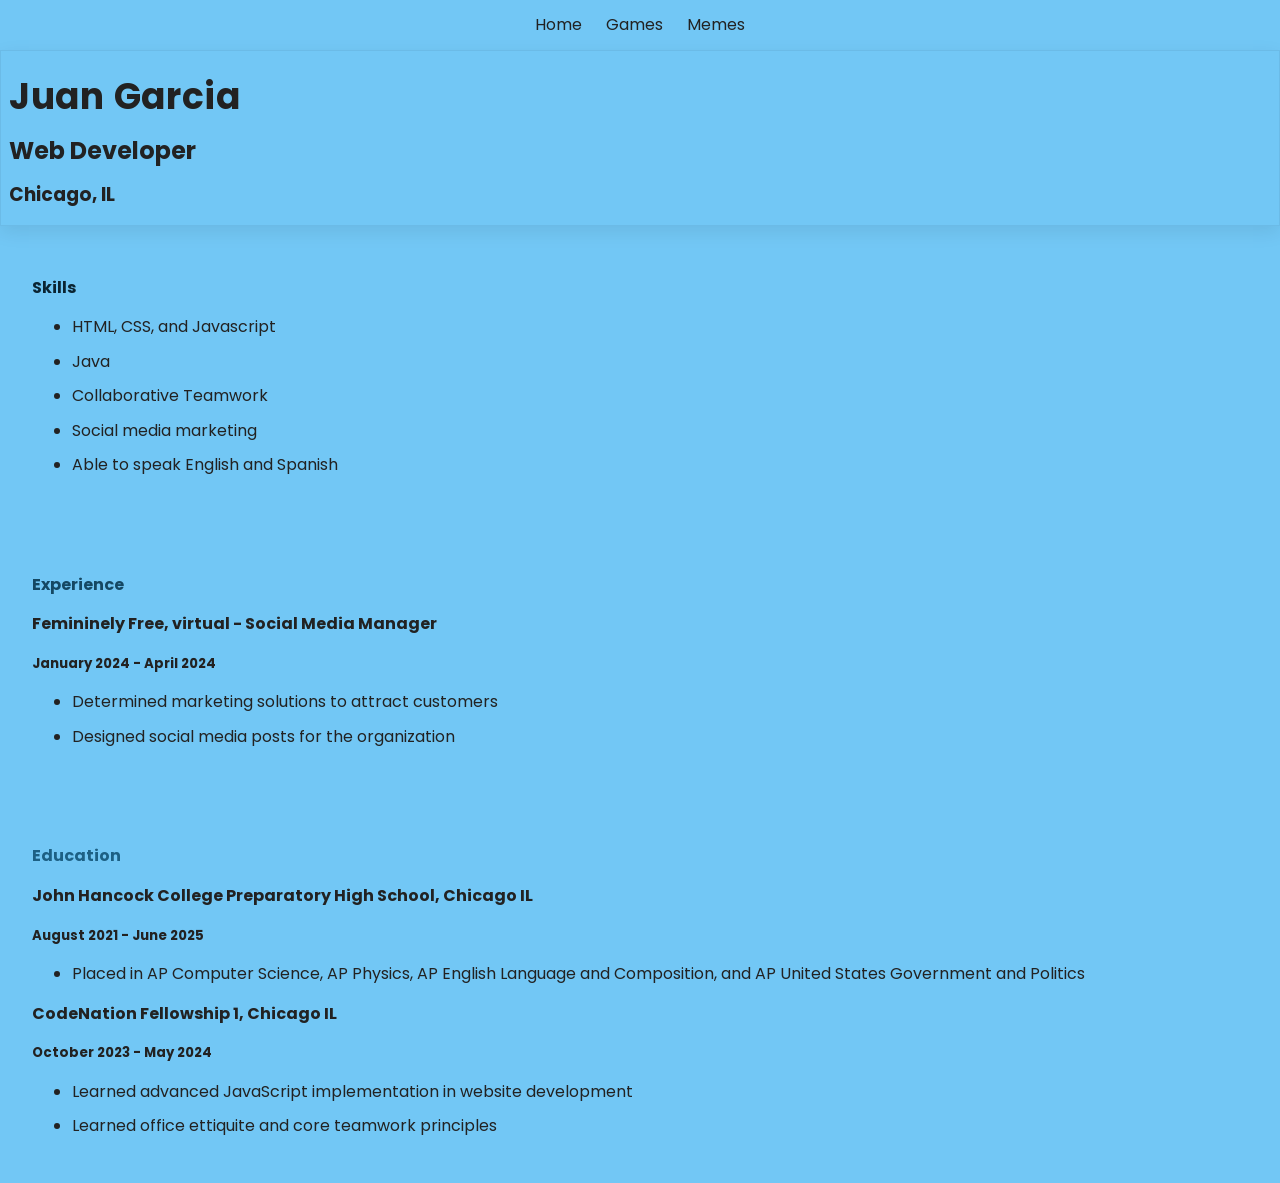
<file: index.html>
<!DOCTYPE html>
<html lang="en">

<head>
  <meta charset="utf-8">
  <title>ITMD 361 Project 2</title>
  <link rel="stylesheet" href="css/normalize.css">
  <link href="https://fonts.googleapis.com/css2?family=Poppins:wght@400;700&display=swap" rel="stylesheet">
  <link rel="stylesheet" href="css/style.css">
</head>

<body id="index">
  <header>
    <nav>
	  <ul>
      <li><a href="index.html">Home</a></li>
      <li><a href="games.html">Games</a></li>
      <li><a href="memes.html">Memes</a></li>
	  </ul>
    </nav>
  </header>
  <div class="intro-section">
    <h1>Juan Garcia</h1>
    <h2>Web Developer</h2>
    <h3>Chicago, IL</h3>
  </div>
  <section>
    <h4 id="skills">Skills</h4>
    <ul>
    <li><p>HTML, CSS, and Javascript</p></li>
    <li><p>Java</p></li>
    <li><p>Collaborative Teamwork</p></li>
    <li><p>Social media marketing</p></li>
    <li><p>Able to speak English and Spanish</p></li>
  </ul>
  </section>
  <section>
    <h4 id="experiences">Experience</h4>
    <h4>Femininely Free, virtual - Social Media Manager</h4>
    <h5>January 2024 - April 2024</h5>
    <ul>
      <li><p>Determined marketing solutions to attract customers</p></li>
      <li><p>Designed social media posts for the organization</p></li>
    </ul>
  </section>
  <section>
    <h4 id="education">Education</h4>
    <h4>John Hancock College Preparatory High School, Chicago IL</h4>
    <h5>August 2021 - June 2025</h5>
    <ul>
      <li><p>Placed in AP Computer Science, AP Physics, AP English Language and Composition, and AP United States Government and Politics</p></li>
    </ul>
    <h4>CodeNation Fellowship 1, Chicago IL</h4>
    <h5>October 2023 - May 2024</h5>
    <ul>
      <li><p>Learned advanced JavaScript implementation in website development</p></li>
      <li><p>Learned office ettiquite and core teamwork principles</p></li>
    </ul>
  </section>
</body>

</html>
</file>
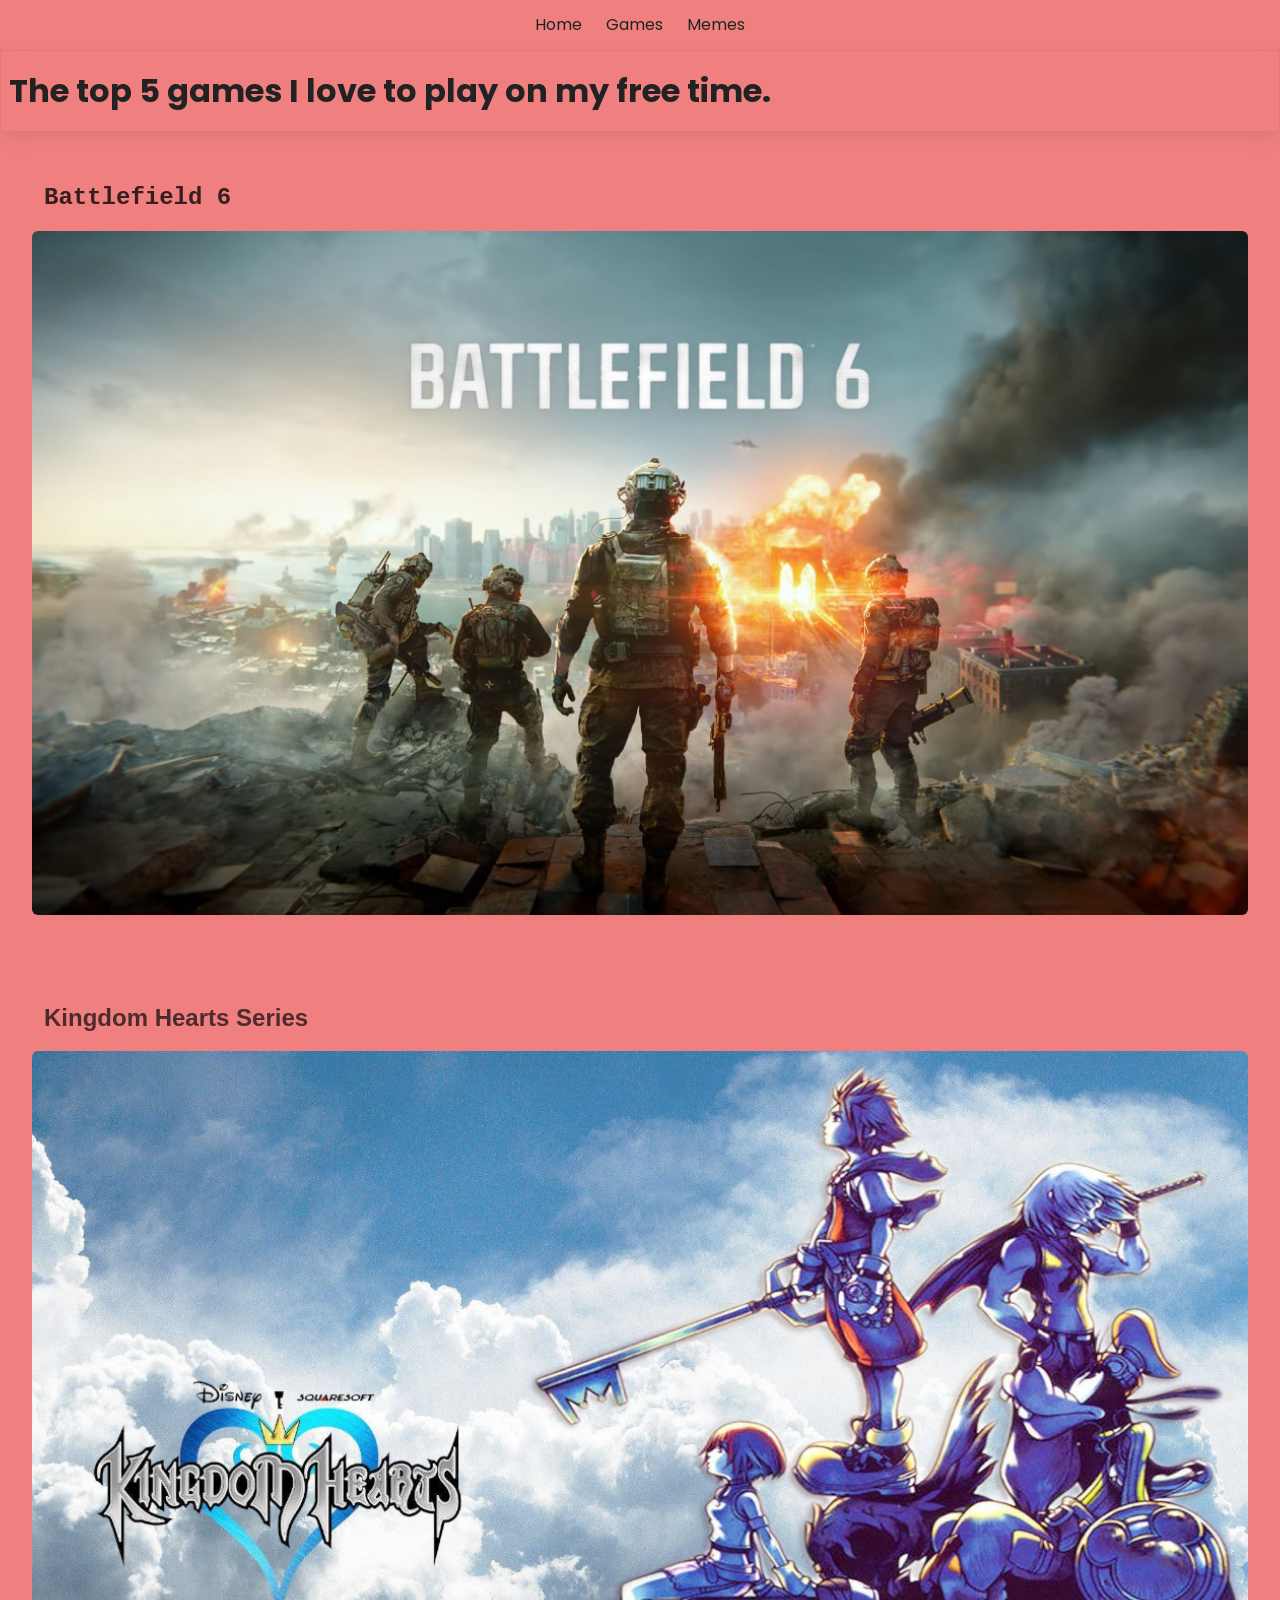
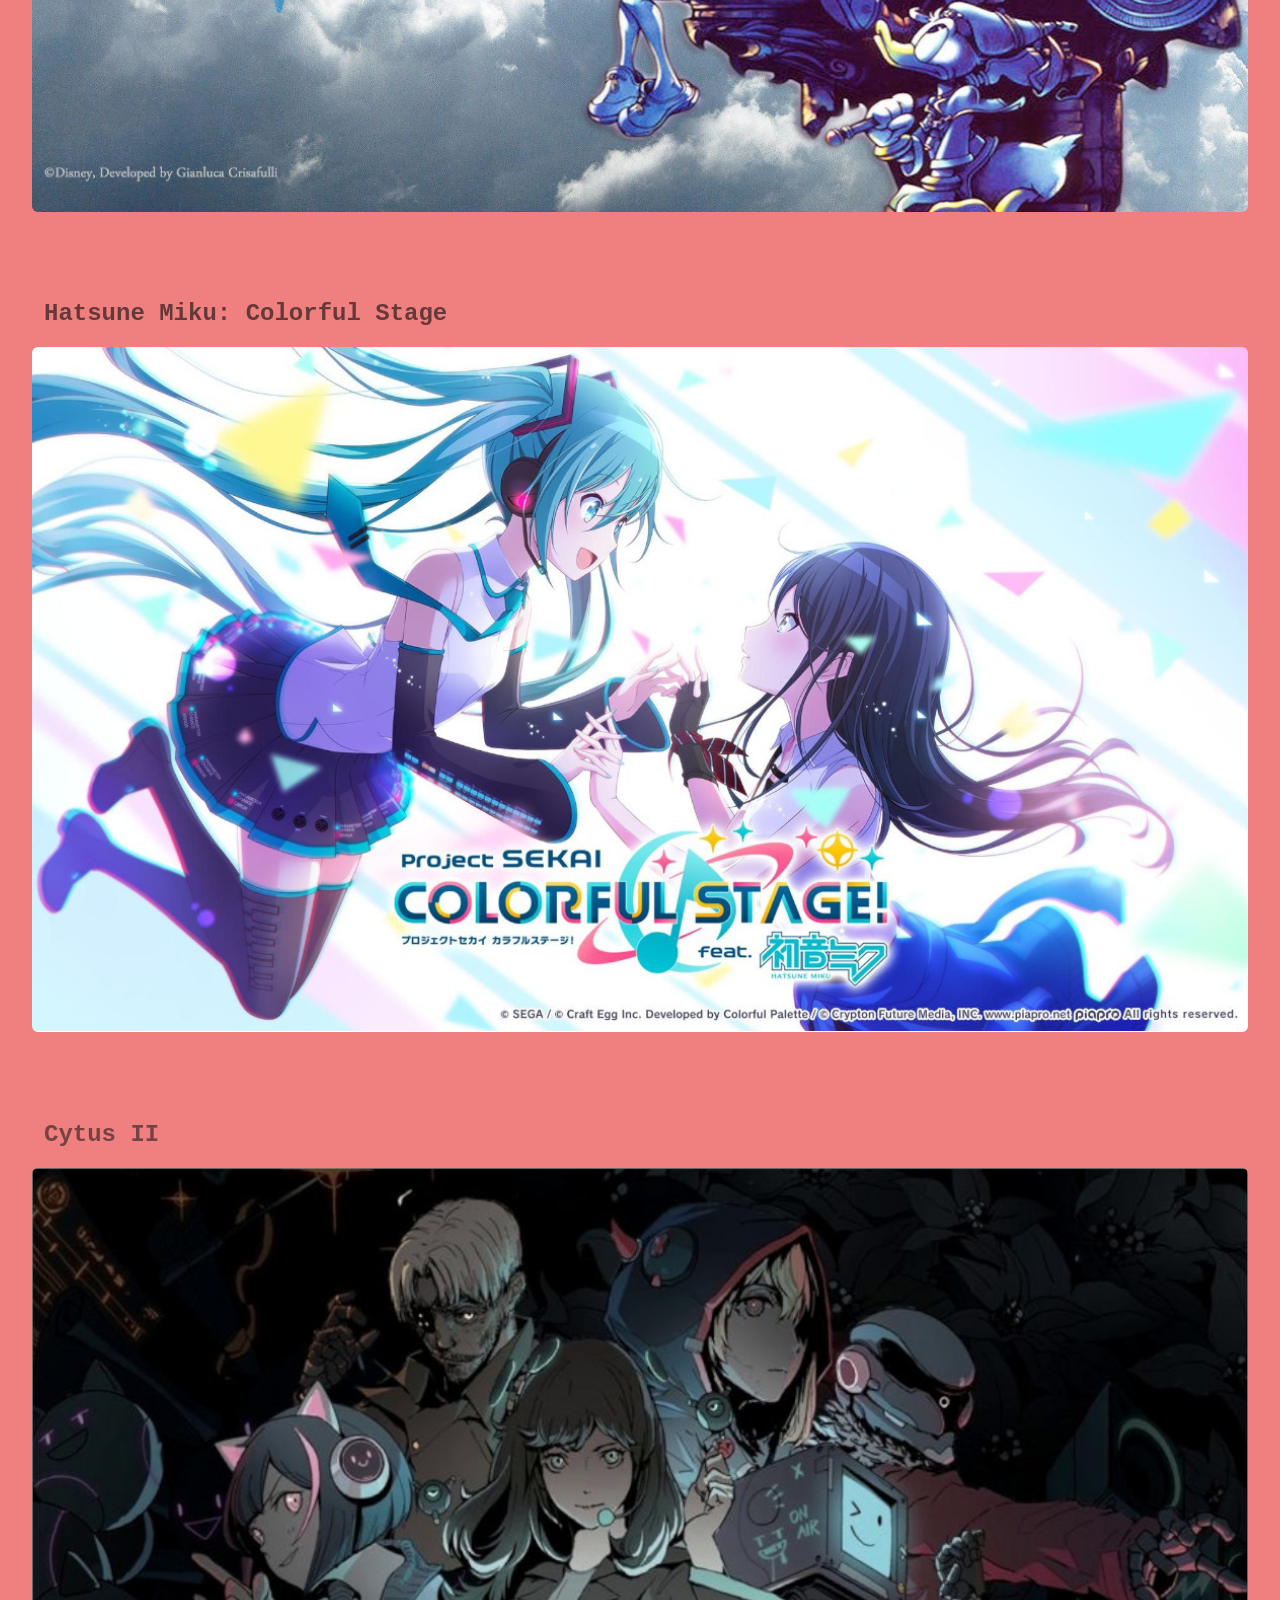
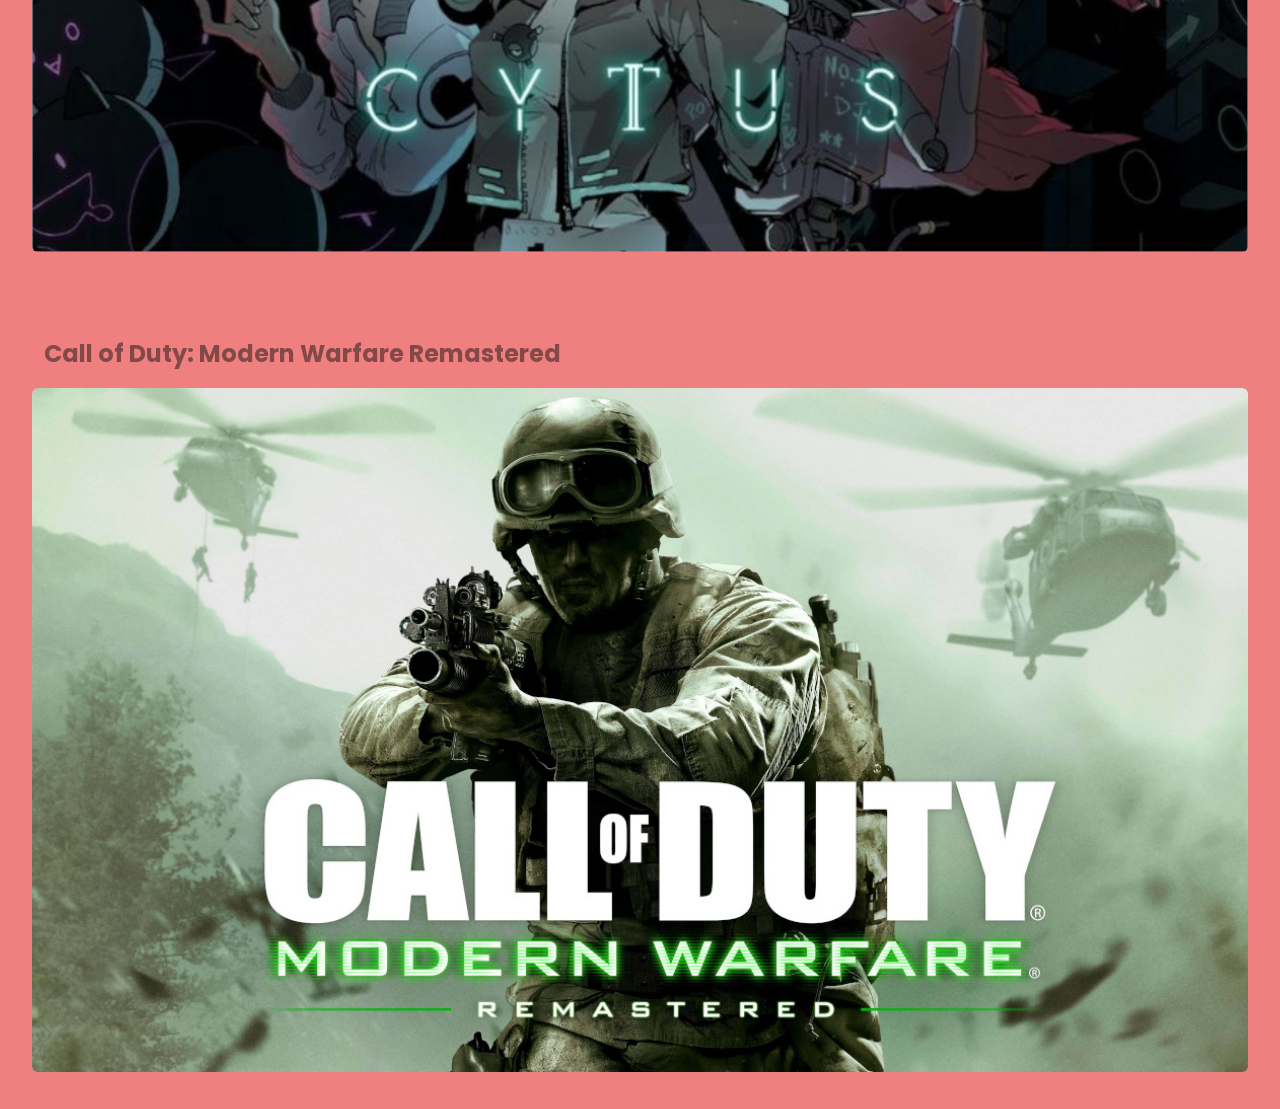
<file: games.html>
<!DOCTYPE html>
<html lang="en">

<head>
  <meta charset="utf-8">
  <title>ITMD 361 Project 2</title>
  <link rel="stylesheet" href="css/normalize.css">
  <link href="https://fonts.googleapis.com/css2?family=Poppins:wght@400;700&display=swap" rel="stylesheet">
  <link rel="stylesheet" href="css/style.css">
</head>

<body id="games">
  <header>
    <nav>
	  <ul>
	    <li><a href="index.html">Home</a></li>
		<li><a href="games.html">Games</a></li>
		<li><a href="memes.html">Memes</a></li>
	  </ul>
    </nav>
  </header>
  <!-- Switch from list to headings (cascading error) -->
  <div class="intro-section">
    <h1>The top 5 games I love to play on my free time.</h1>
  </div>
  <section> 
    <h2 id="bfsix">Battlefield 6</h2>
    <img src="media/bfsix.jpg" alt="Battlefield 6 logo set in New York">
  </section>
  <section>
    <h2 id="kh">Kingdom Hearts Series</h2>
    <img src="media/kingh.jpg" alt="Kingdom Hearts logo with the main cast">
  </section>
  <section>
    <h2 id="miku">Hatsune Miku: Colorful Stage</h2>
    <img src="media/mike.jpg" alt="Hatsune Miku: Colorful Stage title card">
  </section>
  <section>
    <h2 id="cytus">Cytus II</h2>
    <img src="media/cytwo.jpg" alt="Cytus II title card with main characters">
  </section>
  <section>
  <h2 id="cod">Call of Duty: Modern Warfare Remastered</h2>
    <img src="media/mw.jpg" alt="Call of Duty Modern Warfare Remastered title card">
  </section>
</body>

</html>
</file>
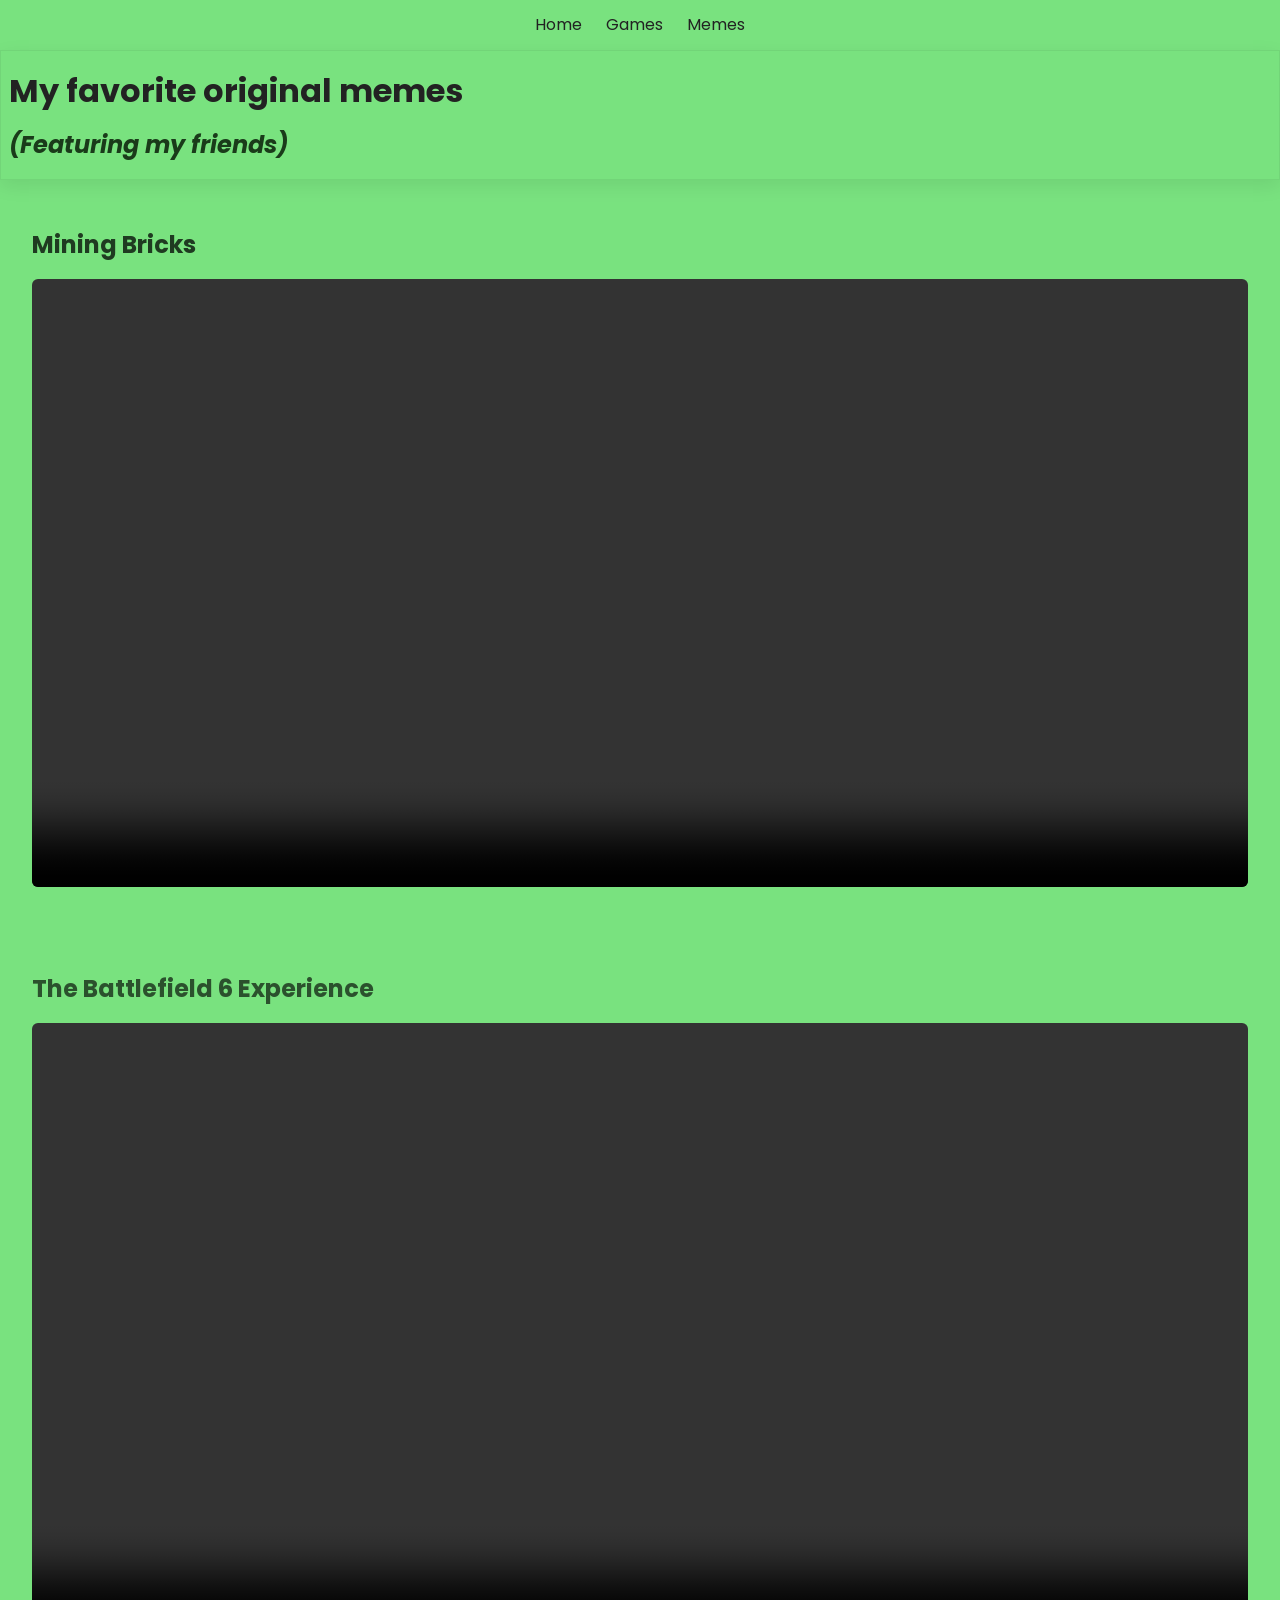
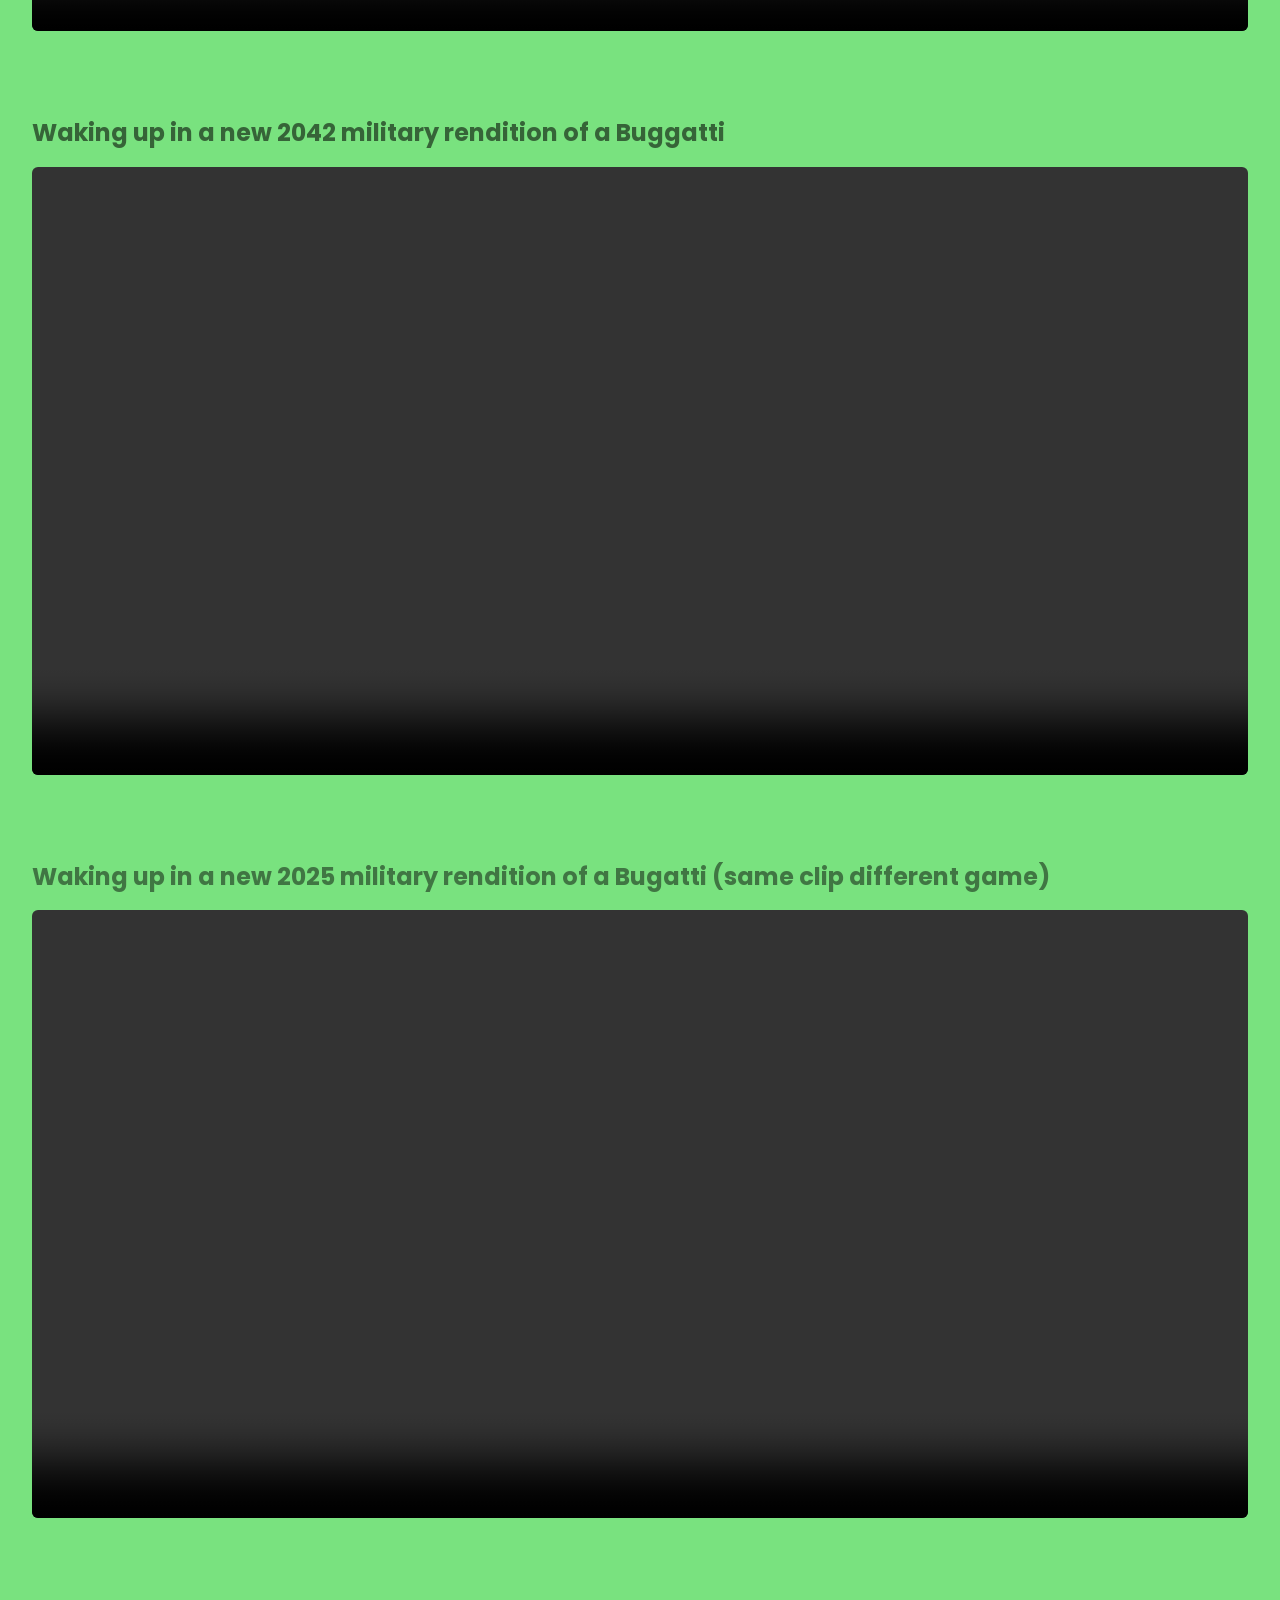
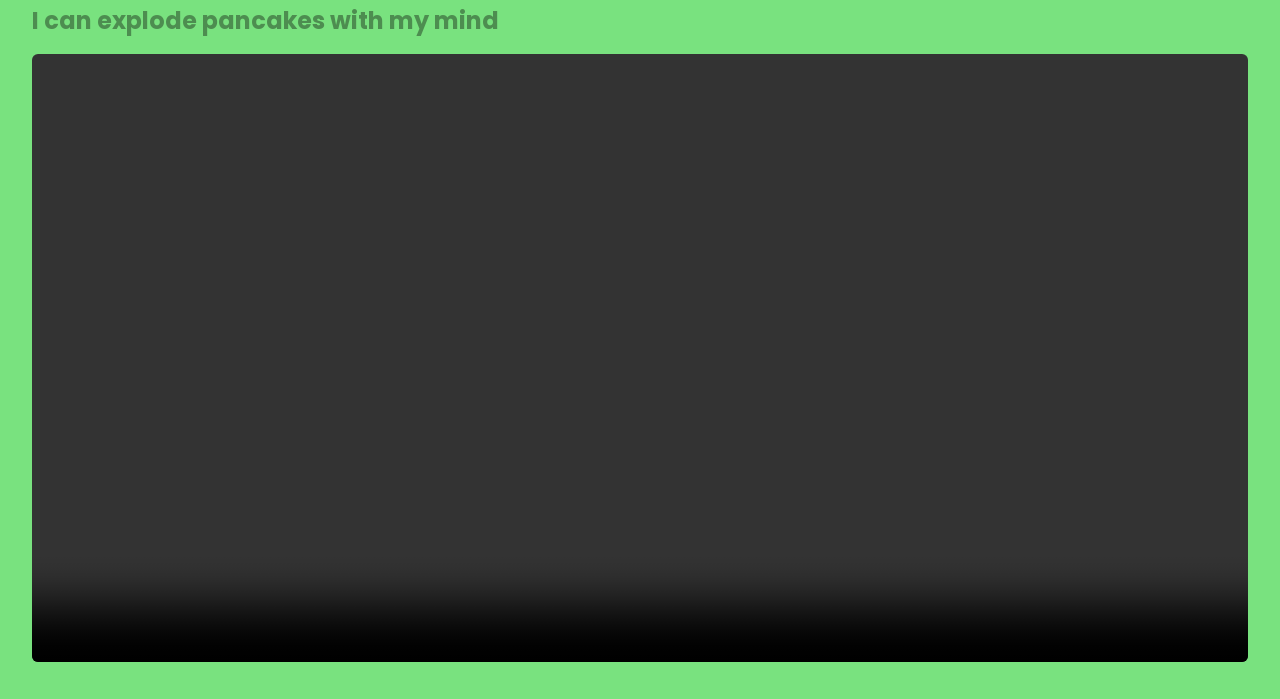
<file: memes.html>
<!DOCTYPE html>
<html lang="en">

<head>
  <meta charset="utf-8">
  <title>ITMD 361 Project 2</title>
  <link rel="stylesheet" href="css/normalize.css">
  <link href="https://fonts.googleapis.com/css2?family=Poppins:wght@400;700&display=swap" rel="stylesheet">
  <link rel="stylesheet" href="css/style.css">
</head>

<body id="memes">
  <header>
    <nav>
	  <ul>
	    <li><a href="index.html">Home</a></li>
		<li><a href="games.html">Games</a></li>
		<li><a href="memes.html">Memes</a></li>
	  </ul>
    </nav>
  </header>
  <div class="intro-section">
    <h1>My favorite original memes</h1>
    <h2 id="subtitle">(Featuring my friends)</h2>
  </div>
  <!-- Fix the video cascading error (switch from list to heading)  -->
  <section id="miningBricks">
    <h2>Mining Bricks</h2>
    <video controls>
      <source src="media/memeone.mp4" type="video/mp4">
    </video>
  </section>
  <section id="bfsixExp">
	<h2>The Battlefield 6 Experience</h2>
	<video controls>
	  <source src="media/memetwo.mp4" type="video/mp4">
	</video>
  </section>
  <section id="bugatti">
	<h2>Waking up in a new 2042 military rendition of a Buggatti</h2>
	<video controls>
	  <source src="media/memethree.mp4" type="video/mp4">
	</video>
  </section>
  <section id="bugattiTwo">
	<h2>Waking up in a new 2025 military rendition of a Bugatti (same clip different game)</h2>
	<video controls>
	  <source src="media/memefour.mp4" type="video/mp4">
	</video>
  </section>
  <section id="pancakes">
	<h2>I can explode pancakes with my mind</h2>
	<video controls>
	  <source src="media/memefive.mp4" type="video/mp4">
	</video>
  </section>
</body>

</html>
</file>
<file: css/style.css>
/* Shared styling  */
html, body {
  height: 100%;
  font-family: 'Poppins', Arial, sans-serif;
  margin: 0;
  color: #222;
}
header nav ul {
  list-style: none;
  display: flex;
  justify-content: center;
  gap: 1.5rem;
  padding: 1rem 0;
  margin: 0;
}
a {
  text-decoration: none;
  color: #222;
}
img, video{
  max-width: 100%;
  height: auto;
}
main, section {
  padding: 2rem;
}
.intro-section {
  max-width: 90rem;
  margin: 0 auto;
  padding: 0 0.5rem;
  box-shadow: 0 6px 18px rgba(0,0,0,0.08); 
  border: 1px solid rgba(0,0,0,0.06);
}

#index {
  background-color: #72c7f5;
}
#index h1 {
  font-size: 2.25rem;
  letter-spacing: 0.02em;
  margin-bottom: 0.5rem;
}
#skills{
  color: #0b2533;
}
#experiences{
  color: #154863;
}
#education{
  color: #1d6084;
}

#games {
  background-color: #F08080;
}
#games section img {
  width: 100%;
  height: auto;
  border-radius: 0.375rem;
}
#games section h2 {
  position: relative;
  font-size: 1.5rem;
  padding-left: 0.75rem;
}
#bfsix{
  font-family:'Courier New', Courier, monospace;
  color: #361e1e;
}
#kh{
  font-family: 'Brush Script MT', cursive, sans-serif;
  color: #4e2b2b;
}
#miku{
  font-family: 'Monaco', monospace, sans-serif;
  color: #663939;
}
#cytus{
  font-family: 'Lucida Console', Monaco, monospace;
  color: #774242;
}
#cod{
  color: #834949;
}

#memes {
  background-color: #79e27f;
}
#memes section video {
  width: 100%;
  height: auto;
  border-radius: 0.375rem;
}
#subtitle {
  font-style: italic;
  color: #1a3b1a;
}
#miningBricks{
  color: #1f3b21;
}
#bfsixExp{
  color: #2b512d;
}
#bugatti{
  color: #366438;
}
#bugattiTwo{
  color: #407643;
}
#pancakes{
  color: #4d8d50;
}
</file>
